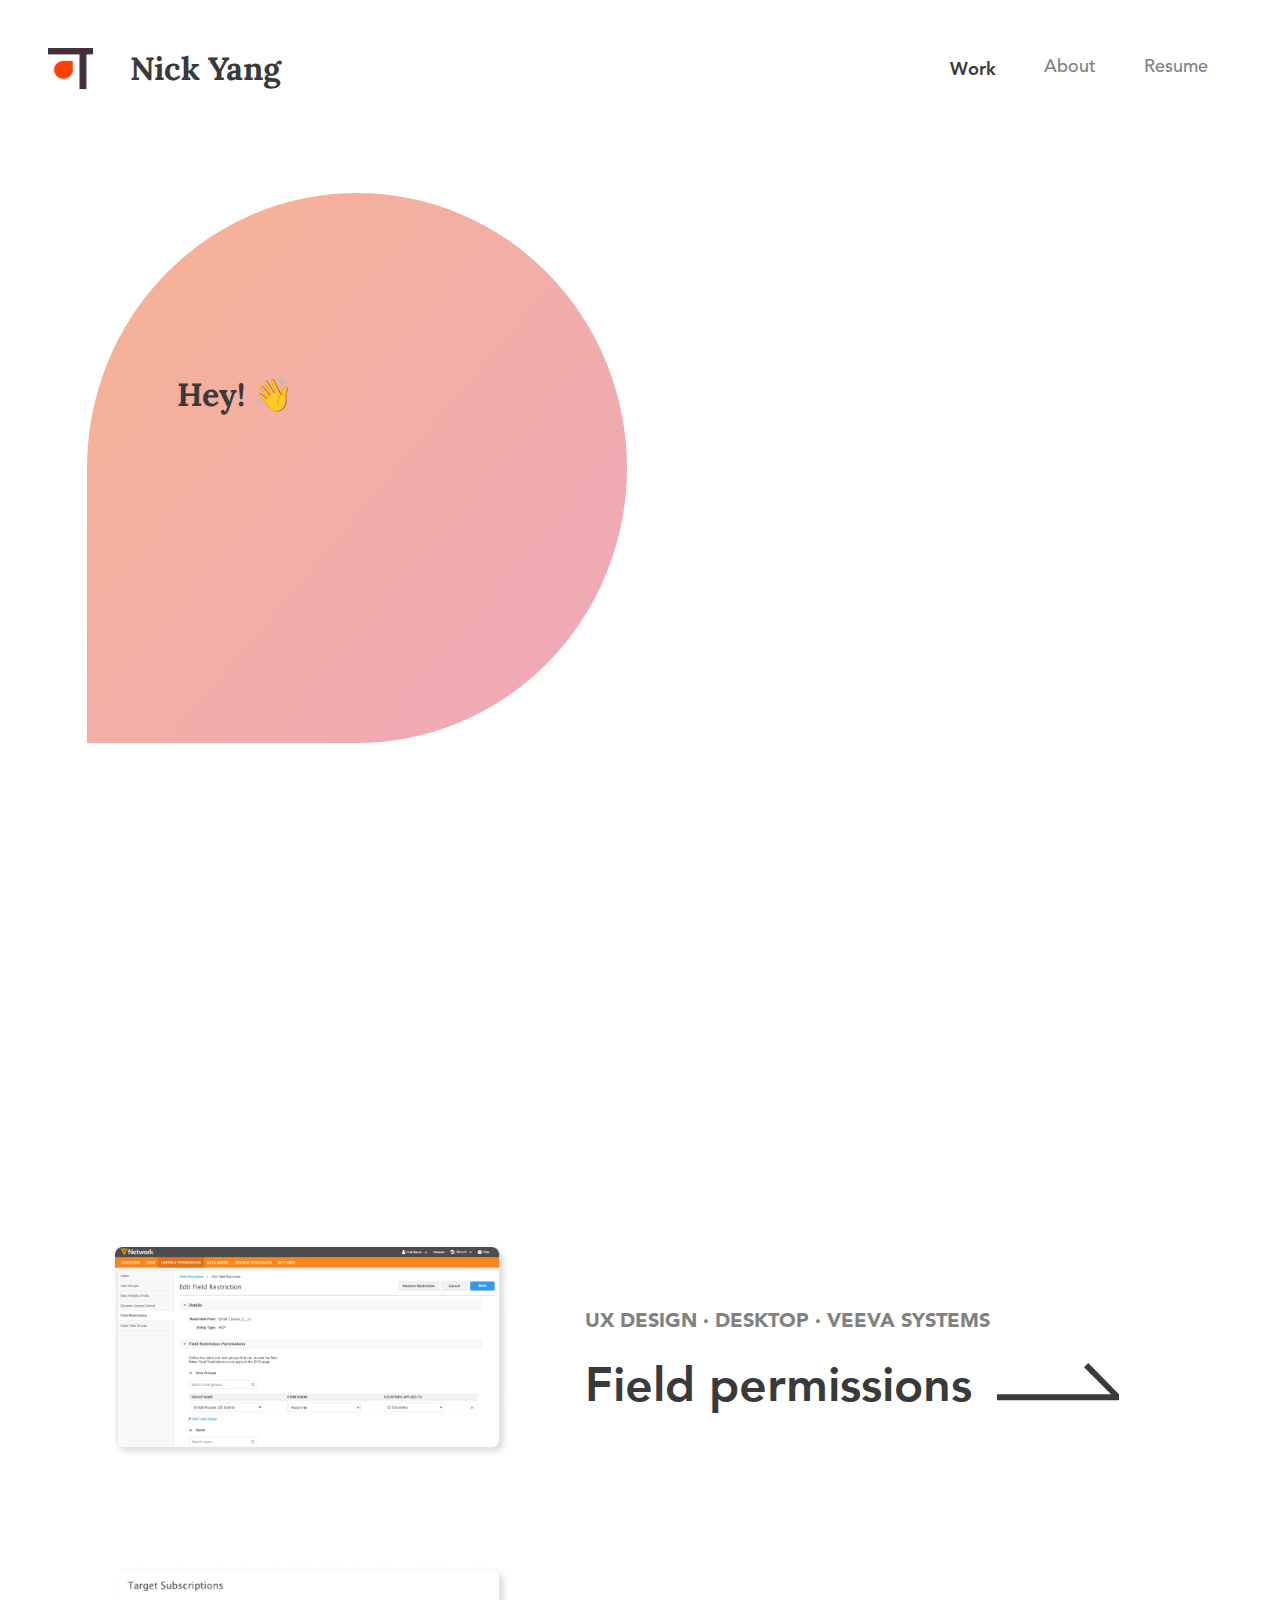
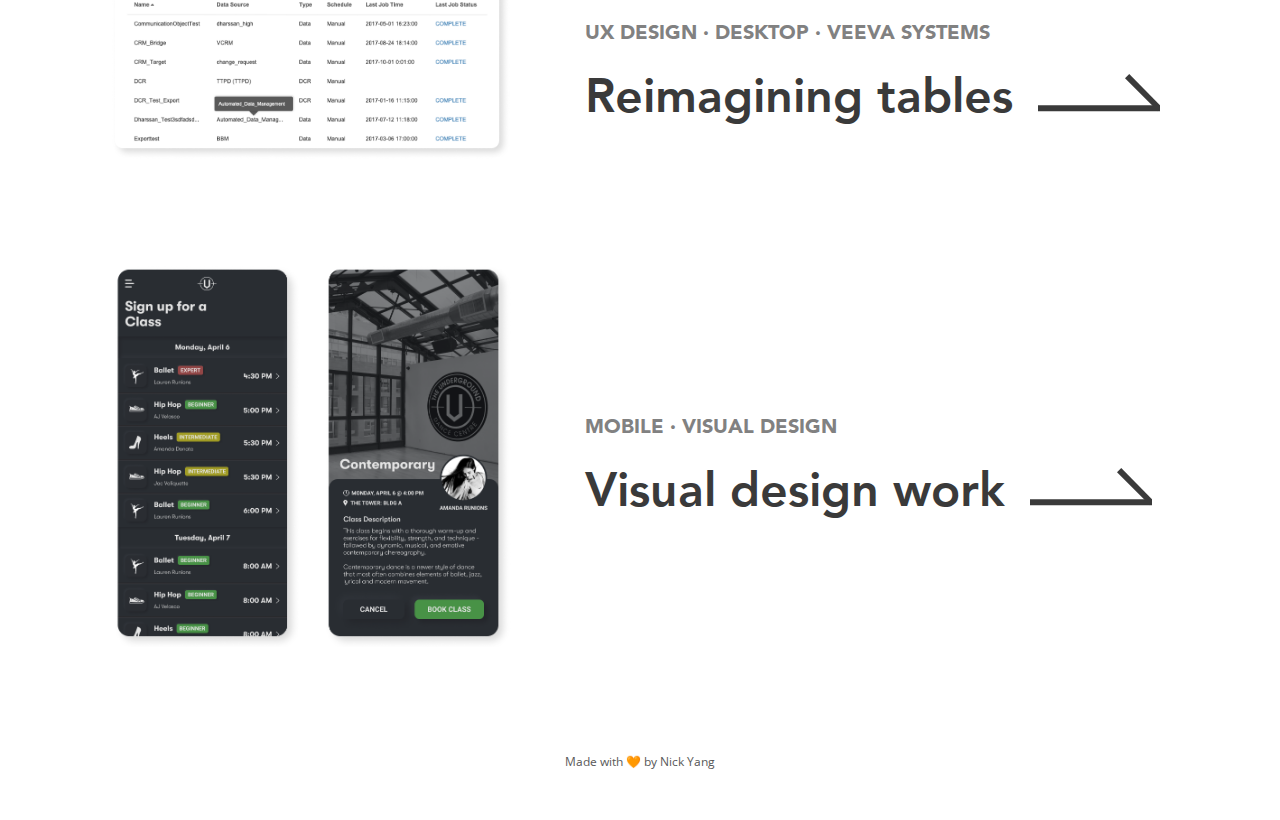
<file: index.html>
<!doctype html>

<html lang="en">

<head>
    <!-- Global site tag (gtag.js) - Google Analytics -->
    <script async src="https://www.googletagmanager.com/gtag/js?id=UA-167502905-1"></script>
    <script>
        window.dataLayer = window.dataLayer || [];

        function gtag() {
            dataLayer.push(arguments);
        }
        gtag('js', new Date());

        gtag('config', 'UA-167502905-1');
    </script>

    <meta charset="utf-8">

    <title>Nick Yang</title>
    <meta name="description" content="My personal website.">
    <meta name="author" content="Nick Yang">
    <meta name="viewport" content="width=device-width, initial-scale=1, minimum-scale=1" />
    <link href="https://fonts.googleapis.com/css2?family=Lora:wght@400;700&family=Open+Sans:wght@400;600;700&display=swap" rel="stylesheet">
    <link rel="shortcut icon" href="favicon.ico" type="image/x-icon">
    <script type="text/javascript" src="scripts.js"></script>
    <link rel="stylesheet" type="text/css" href="styles/styles.css">
    <link rel="stylesheet" type="text/css" href="styles/animations.css">
</head>

<body class="body-style">
    <div class="topnav" id="myTopnav">
        <a href="javascript:void(0);" class="icon" onclick="myFunction()">
            <img src="hamburger_icon.svg">
        </a>
        <a href="index.html" class="home-link"><img src="logo.svg" class="logo"></a>
        <a href="index.html" class="home-link">
            <h1 class="header-title">Nick Yang</h1>
        </a>
        <a href="resume.pdf" class="sh-font nav-link" target="_blank">Resume</a>
        <a href="about.html" class="sh-font nav-link">About</a>
        <a href="index.html" class="sh-font current-page nav-link">Work</a>
    </div>
    <div class="body-align desktop-only">
        <div class="width-main">
            <div class="mb hero-bubble">
                <h1>Hey! 👋</h1>
                <h2 class="tagline-text" style="margin-top: 32px;">
                    I’m Nick, a designer at <a target="_blank" class="tagline-link" href="https://www.intuit.com/">Intuit</a>, previously at <a class="tagline-link" target="_blank" href="https://www.veeva.com/">Veeva Systems</a>.
                </h2>
                <div class="column-flex my-work-arrow body-align" style="width: fit-content;">
                    <a href="#work-grid" class="work-header-text">Want to see some of my design work?</a>
                    <img src="DownArrow.svg" class="down-arrow">
                </div>
            </div>
        </div>
    </div>

    <div class="body-align body-spacing-48 mobile-only opacity-1">
        <div class="tagline">
            <img src="tagLineBubble.svg" class="tagline-bubble">
            <h2 class="tagline-text opacity-1">
                I’m Nick, a designer at <a target="_blank" class="tagline-link" href="https://www.intuit.com/">Intuit</a>, previously at <a class="tagline-link" target="_blank" href="https://www.veeva.com/">Veeva Systems</a>.
            </h2>
        </div>
    </div>
    <div class="body-align column-flex mb my-work-arrow mobile-only" ">
        <a href="#work-grid " style="opacity: 1; " class="work-header-text ">My work</a>
        <img src="DownArrow.svg " class="down-arrow ">
    </div>
    <div class="body-align body-spacing-100-48 responsive-gutter-32 ">
        <div class="work-spacing width-main ">
            <div class="work-grid " id="work-grid ">
                <a class="no-underline " target="_blank " href="https://www.notion.so/nkyang/Field-Restrictions-5b8694f98392495493ae37f14490ffd1 ">
                    <img src="FieldRestrictions.png " class="work-image ">
                </a>
                <a class="no-underline " target="_blank " href="https://www.notion.so/nkyang/Field-Restrictions-5b8694f98392495493ae37f14490ffd1 ">
                    <div class="work-piece ">
                        <h2 class="work-tags ">UX DESIGN ∙ DESKTOP ∙ VEEVA SYSTEMS</h2>
                        <div>
                            <h1 class="work-title ">Field permissions</h1>
                            <img src="RightArrow.svg " class="right-arrow ">
                        </div>
                    </div>
                </a>


                <a class="no-underline " target="_blank " href="https://www.notion.so/nkyang/Reimagining-Tables-5250a66de1ef4a2ca5ac5ff688567fa2 ">
                    <img src="ReimagingTables.png " class="work-image ">
                </a>
                <a class="no-underline " target="_blank " href="https://www.notion.so/nkyang/Reimagining-Tables-5250a66de1ef4a2ca5ac5ff688567fa2 ">
                    <div class="work-piece ">
                        <h2 class="work-tags ">UX DESIGN ∙ DESKTOP ∙ VEEVA SYSTEMS</h2>
                        <div>
                            <h1 class="work-title ">Reimagining tables</h1>
                            <img src="RightArrow.svg " class="right-arrow ">
                        </div>
                    </div>
                </a>


                <a class="no-underline " target="_blank " href="https://www.notion.so/nkyang/Visual-Design-Work-200153ee51454c2b9496b2426ef4fea2 ">
                    <img src="VisualDesignWork.png " class="work-image ">
                </a>
                <a class="no-underline " target="_blank " href="https://www.notion.so/nkyang/Visual-Design-Work-200153ee51454c2b9496b2426ef4fea2 ">
                    <div class="work-piece ">
                        <h2 class="work-tags ">MOBILE ∙ VISUAL DESIGN</h2>
                        <div>
                            <h1 class="work-title ">Visual design work</h1>
                            <img src="RightArrow.svg " class="right-arrow ">
                        </div>
                    </div>
                </a>
            </div>
        </div>
    </div>
    <div class="footer ">
        Made with 🧡 by Nick Yang
    </div>
</body>

</html>
</file>
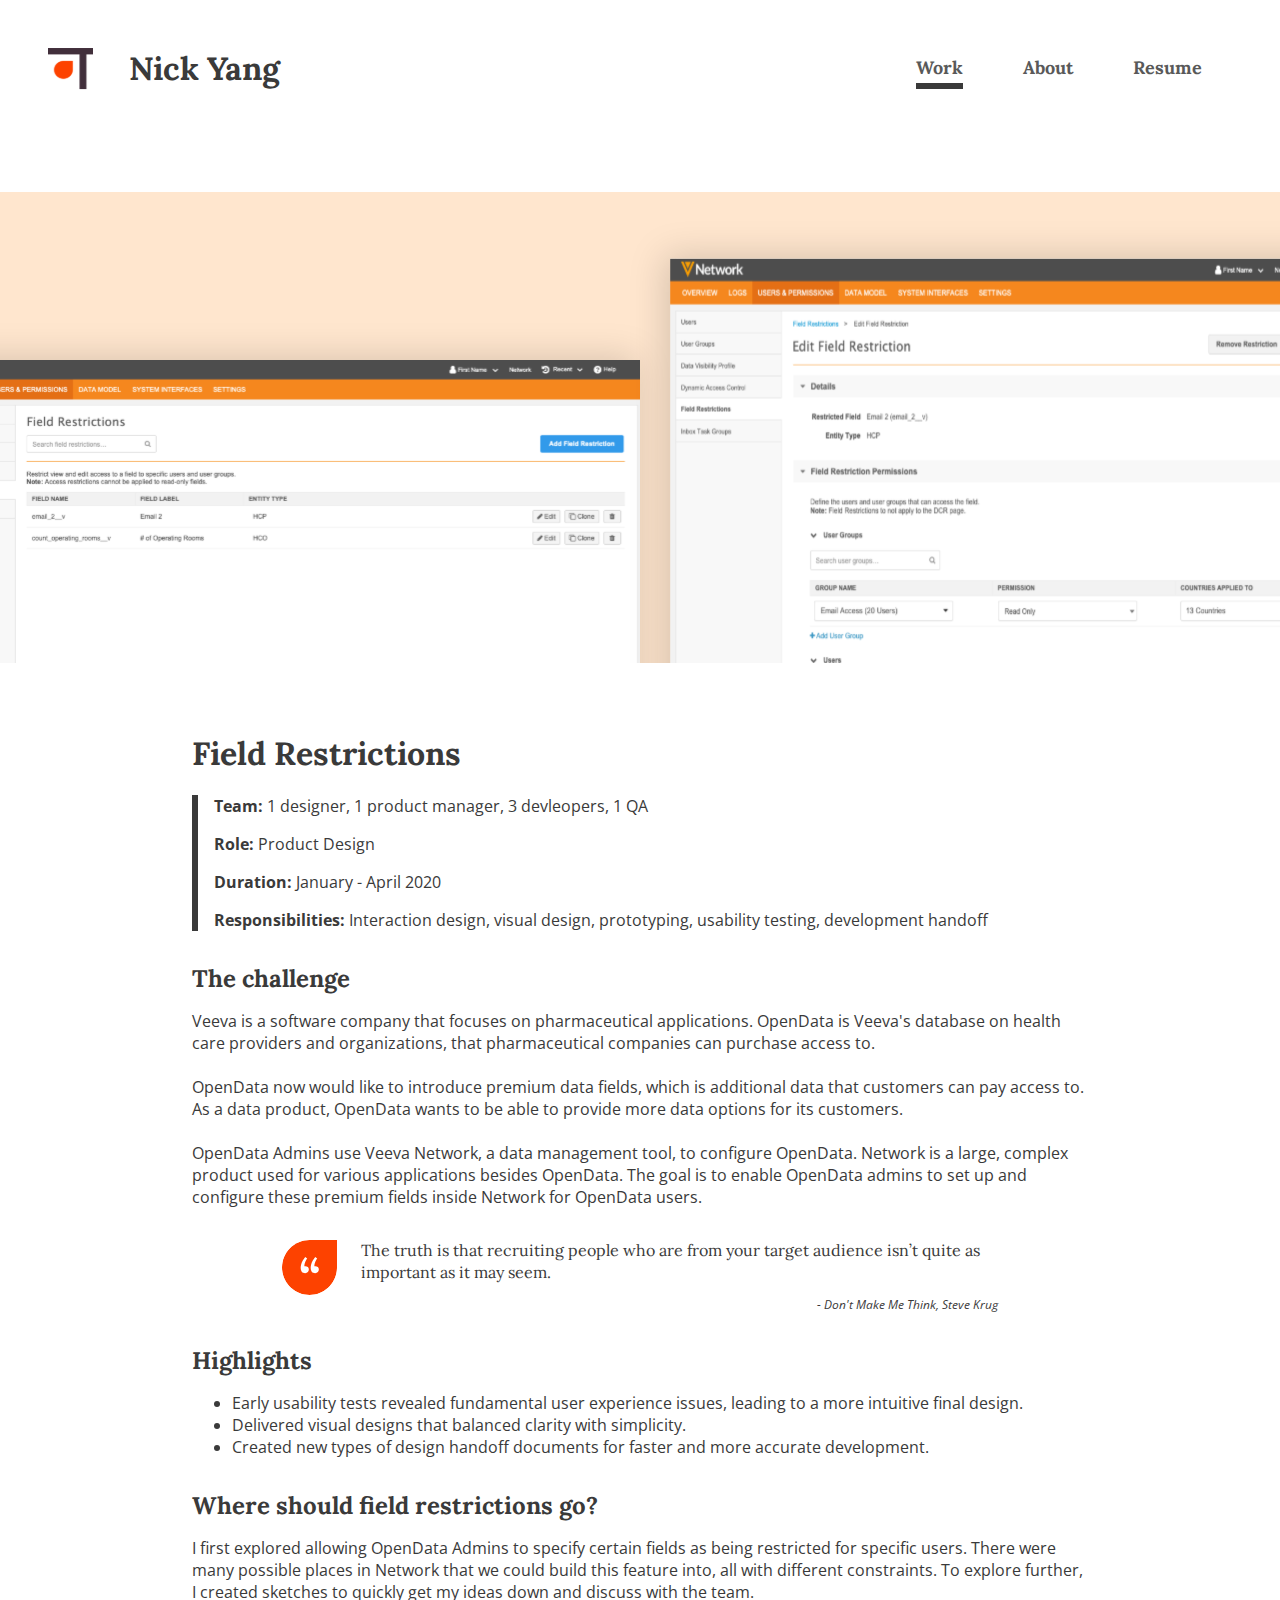
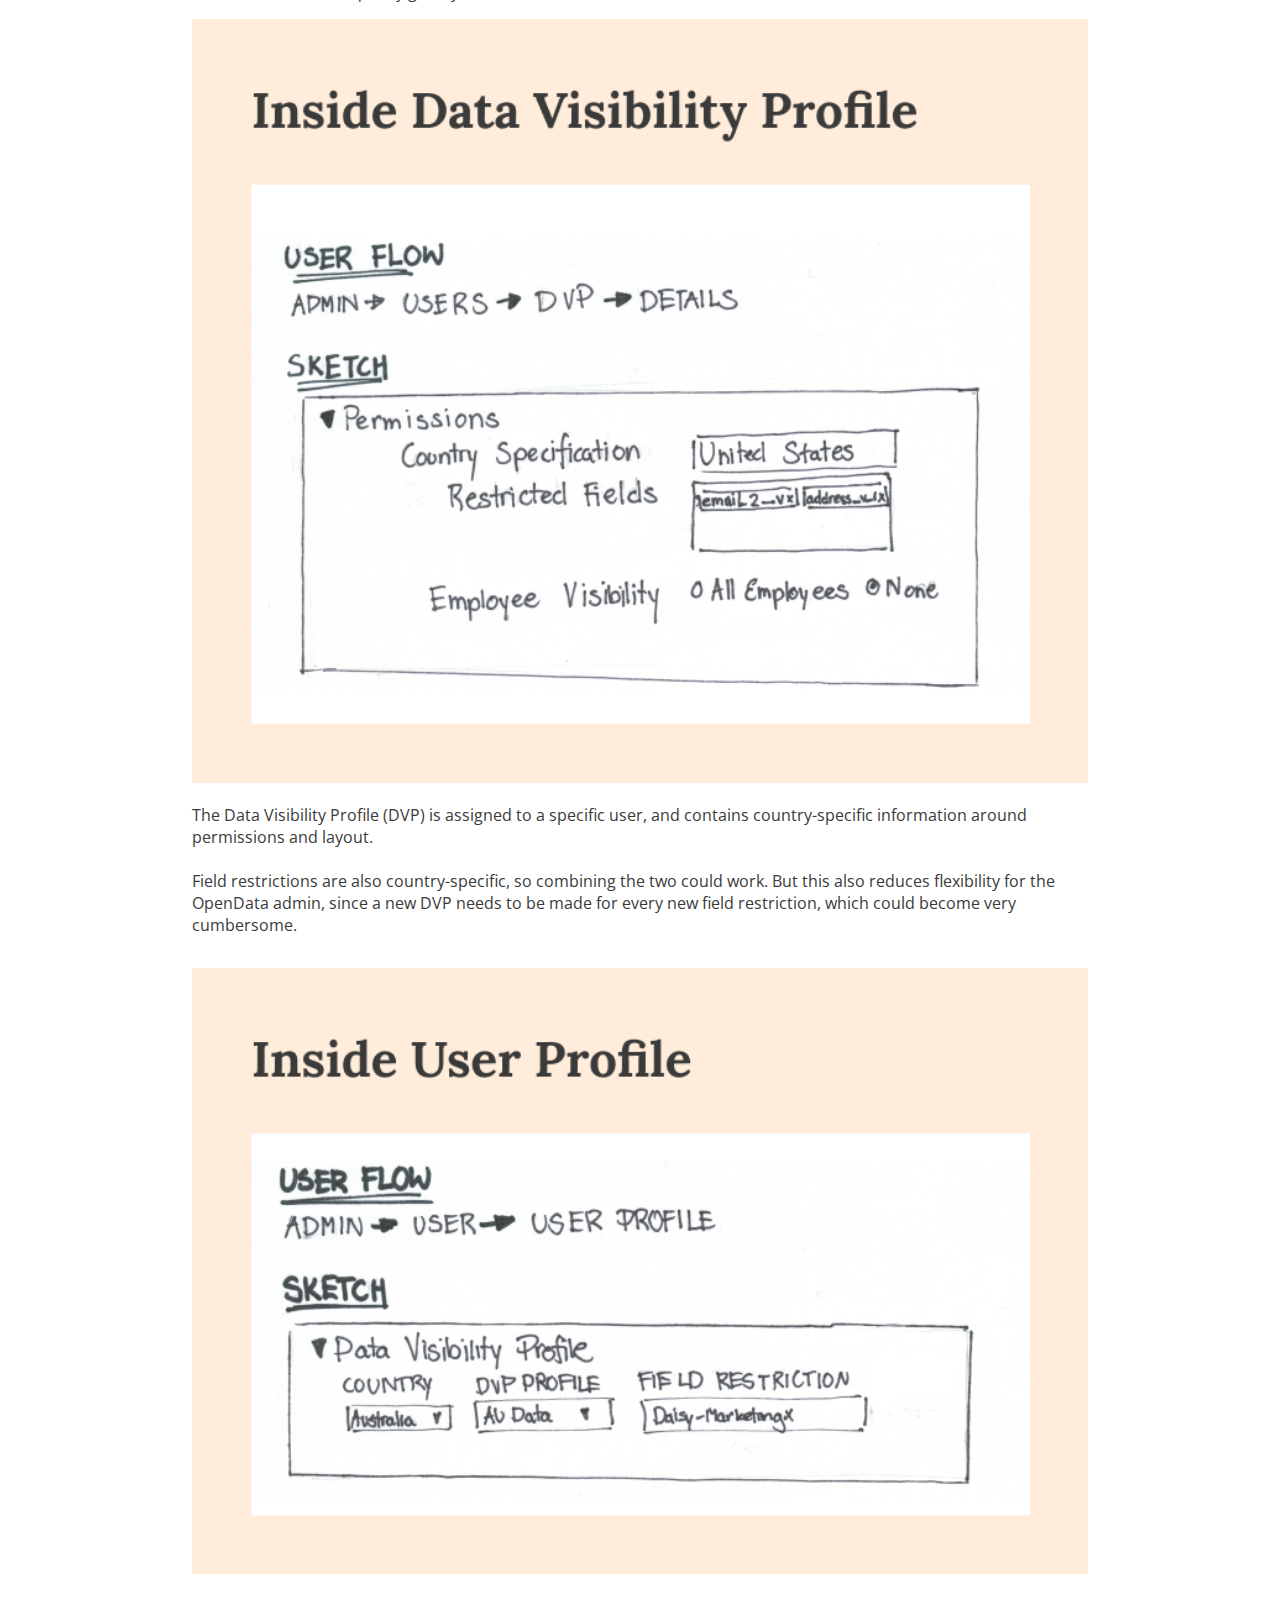
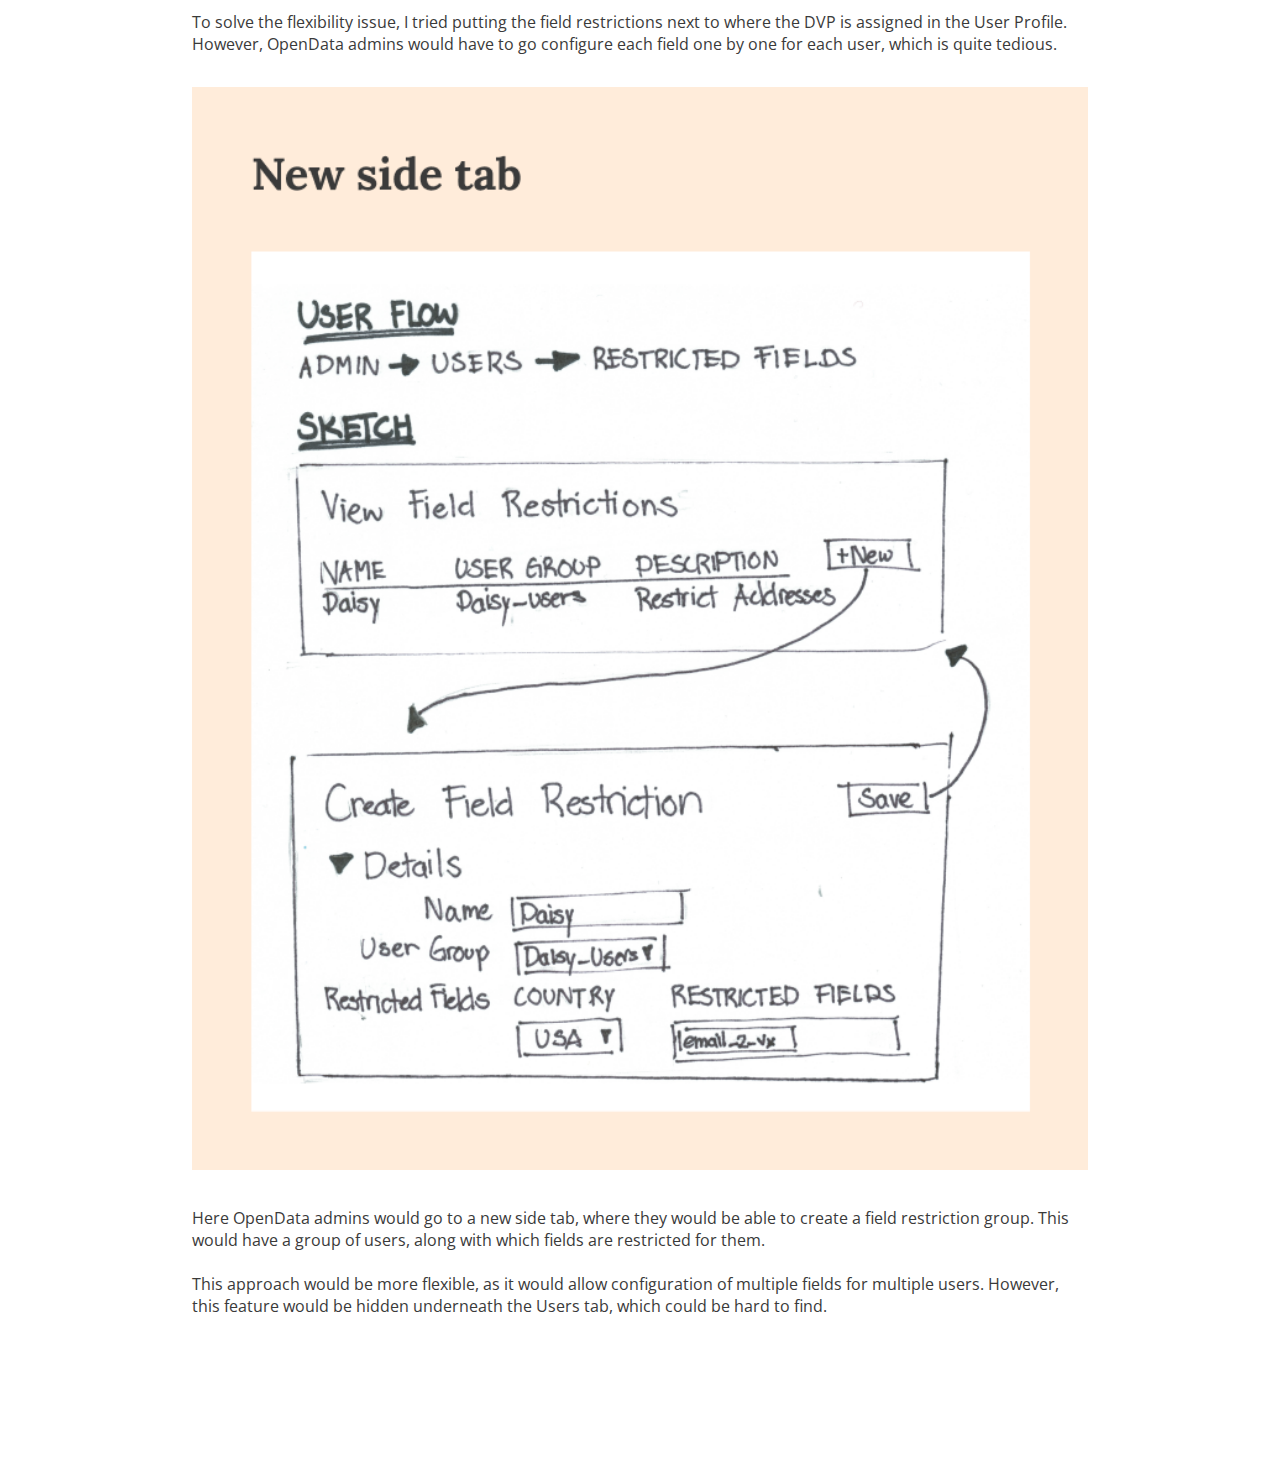
<file: field-restrictions.html>
<!doctype html>

<html lang="en">

<head>
    <meta charset="utf-8">

    <title>Nick Yang</title>
    <meta name="description" content="My personal website.">
    <meta name="author" content="Nick Yang">
    <meta name="viewport" content="width=device-width, initial-scale=1, minimum-scale=1" />
    <link href="https://fonts.googleapis.com/css2?family=Lora:wght@400;700&family=Open+Sans:wght@400;600;700&display=swap" rel="stylesheet">
    <script type="text/javascript" src="scripts.js"></script>
    <link rel="stylesheet" type="text/css" href="styles.css">
    <link rel="stylesheet" type="text/css" href="case-studies.css">
</head>

<body class="body-style">
    <div class="topnav" id="myTopnav">
        <a href="javascript:void(0);" class="icon" onclick="myFunction()">
            <img src="hamburger_icon.svg">
        </a>
        <a href="index.html" class="home-link"><img src="logo.svg" class="logo"></a>
        <a href="index.html" class="home-link">
            <h1 class="header-title">Nick Yang</h1>
        </a>
        <a href="resume.pdf" class="sh-font nav-link" target="_blank">Resume</a>
        <a href="about.html" class="sh-font nav-link">About</a>
        <a href="index.html" class="sh-font current-page nav-link">Work</a>
    </div>
    <div class="case-study-container">
        <img class="case-banner" src="field-restrictions-hero-desktop.svg">
    </div>
    <div class="case-study-container">
        <div class="text-container">
            <h1>Field Restrictions</h1>
            <div class="summary m-32">
                <p><b>Team:</b> 1 designer, 1 product manager, 3 devleopers, 1 QA</p>
                <p><b>Role:</b> Product Design</p>
                <p><b>Duration:</b> January - April 2020</p>
                <p><b>Responsibilities:</b> Interaction design, visual design, prototyping, usability testing, development handoff </p>
            </div>
            <h2 class="m-16">The challenge</h2>
            <p class="m-32">Veeva is a software company that focuses on pharmaceutical applications. OpenData is Veeva's database on health care providers and organizations, that pharmaceutical companies can purchase access to.
                <br><br> OpenData now would like to introduce premium data fields, which is additional data that customers can pay access to. As a data product, OpenData wants to be able to provide more data options for its customers.
                <br><br> OpenData Admins use Veeva Network, a data management tool, to configure OpenData. Network is a large, complex product used for various applications besides OpenData. The goal is to enable OpenData admins to set up and configure
                these premium fields inside Network for OpenData users.
            </p>
            <div class="quote-container">
                <div class="quote">
                    <img src="quoteBubble.svg" class="quote-bubble">
                    <div>
                        <p class="quote-text">
                            The truth is that recruiting people who are from your target audience isn’t quite as important as it may seem. </p>
                        <p class="author">- Don't Make Me Think, Steve Krug</p>
                    </div>
                </div>
            </div>
            <h2 class="m-16">Highlights</h2>
            <ul class="m-32">
                <li>Early usability tests revealed fundamental user experience issues, leading to a more intuitive final design.</li>
                <li>Delivered visual designs that balanced clarity with simplicity.</li>
                <li>Created new types of design handoff documents for faster and more accurate development. </li>
            </ul>
            <h2 class="m-16">Where should field restrictions go?</h2>
            <p class="m-16">I first explored allowing OpenData Admins to specify certain fields as being restricted for specific users. There were many possible places in Network that we could build this feature into, all with different constraints. To explore further,
                I created sketches to quickly get my ideas down and discuss with the team.</p>
            <img src="FieldRestrictionAssets/DVP_Sketch.png" class="full-width-image">
            <p class="m-32"> The Data Visibility Profile (DVP) is assigned to a specific user, and contains country-specific information around permissions and layout. <br><br> Field restrictions are also country-specific, so combining the two could work. But this also
                reduces flexibility for the OpenData admin, since a new DVP needs to be made for every new field restriction, which could become very cumbersome.</p>
            <img src="FieldRestrictionAssets/Inside_User_profile_sketch.png" class="full-width-image m-16">
            <p class="m-32"> To solve the flexibility issue, I tried putting the field restrictions next to where the DVP is assigned in the User Profile. However, OpenData admins would have to go configure each field one by one for each user, which is quite tedious.</p>
            <img src="FieldRestrictionAssets/Seperate_section_sketch.png" class="full-width-image m-16">
            <p class="m-16"> Here OpenData admins would go to a new side tab, where they would be able to create a field restriction group. This would have a group of users, along with which fields are restricted for them. <br><br> This approach would be more flexible,
                as it would allow configuration of multiple fields for multiple users. However, this feature would be hidden underneath the Users tab, which could be hard to find.</p>

        </div>
    </div>

    <div class="footer"></div>
</body>

</html>
</file>
<file: styles/styles.css>
@font-face {
    font-family: 'Avenir';
    src: URL('/Avenir/AvenirLTStd-Book.otf') format('opentype');
    font-weight: 600;
}

@font-face {
    font-family: 'Avenir';
    src: URL('/Avenir/AvenirLTStd-Medium.otf') format('opentype');
    font-weight: 500;
}

@font-face {
    font-family: 'Avenir';
    src: URL('/Avenir/AEH.ttf') format('truetype');
    font-weight: bold;
}

@font-face {
    font-family: 'Avenir';
    src: URL('/Avenir/AvenirLTStd-Roman.otf') format('opentype');
    font-weight: normal;
}

@font-face {
    font-family: 'Avenir';
    src: URL('/Avenir/AvenirLTStd-Black.otf') format('opentype');
    font-weight: bolder;
}

html {
    scroll-behavior: smooth;
}

body {
    background-color: #ffffff;
    font-family: 'Avenir';
    color: #3A3A3A;
}

p {
    font-size: 20px;
}

h1 {
    font-family: 'Lora', serif;
    font-weight: 700;
    font-size: 32px;
}

h2 {
    font-size: 24px;
    font-family: 'Lora', serif;
    font-weight: 700;
}

.no-underline {
    text-decoration: none;
}

.m-16 {
    margin-bottom: 16px;
}

.m-32 {
    margin-bottom: 32px;
}

.body-style {
    min-width: 370px;
    margin: 0px;
}

.sh-font {
    font-size: 18px;
    font-family: 'Avenir';
    font-weight: 500;
}

.header-title {
    display: inline;
    margin-left: 32px;
    vertical-align: top;
}

.topnav {
    overflow: hidden;
    padding: 48px;
    vertical-align: bottom;
}


/* NAVIGATION BAR STYLING */

.topnav a.nav-link {
    float: right;
    display: block;
    color: #818181;
    text-align: center;
    /* top padding to make it vertical aligned.  */
    padding-top: 8px;
    padding-bottom: 4px;
    margin-right: 24px;
    margin-left: 24px;
    text-decoration: none;
    transition: color 0.3s ease-in-out;
}

.home-link {
    color: #3A3A3A;
    text-decoration: none;
}

.topnav a:hover.nav-link {
    color: #3a3a3a;
}

.topnav .current-page {
    color: #3a3a3a !important;
    font-weight: bolder;
}

.topnav .icon {
    display: none;
}

@media screen and (max-width: 700px) {
    .header-title {
        display: none;
    }
    .topnav a.nav-link {
        display: none;
        margin: 40px;
        padding: 0px;
    }
    .topnav a.icon {
        float: left;
        display: block;
        position: absolute;
        margin: 0px;
        padding: 0px;
    }
    .topnav {
        text-align: center;
        padding: 24px;
    }
    .logo {
        display: inline;
    }
    .topnav .current-page {
        border-bottom: none;
    }
    p {
        font-size: 16px;
    }
}

@media screen and (max-width: 700px) {
    .topnav.responsive {
        position: relative;
    }
    .topnav.responsive a.icon {
        float: left;
        position: absolute;
    }
    .topnav.responsive a.nav-link {
        float: none;
        display: block;
        text-align: center;
    }
}

.body-align {
    display: flex;
    justify-content: center;
}

.body-spacing-48 {
    padding-top: 48px;
}

.column-flex {
    flex-direction: column;
}


/* TAGLINE */

.hero-bubble {
    margin-top: 48px;
    background: linear-gradient(310deg, #9ebdfb, #f8c9c9, #fad6a6, #df98fa, #f7b392);
    background-size: 1000% 1000%;
    -webkit-animation: Gradient 30s ease infinite;
    -moz-animation: Gradient 30s ease infinite;
    animation: expand-bounce 0.5s 1, Gradient 30s ease infinite;
    border-radius: 50% 50% 50% 0;
    padding-top: 160px;
    padding-bottom: 50px;
    padding-left: 90px;
    padding-right: 10px;
    height: 340px;
    width: 440px;
}

.tagline {
    width: 60%;
    display: flex;
    justify-content: center;
    align-items: center;
    height: auto;
}

.tagline-bubble {
    width: 100px;
    height: 100px;
    object-fit: contain;
    margin-right: 32px;
    display: inline-block;
    animation: header 2.5s 1;
}

.tagline-text {
    vertical-align: top;
    display: inline;
    font-size: 28px;
    min-width: 200px;
    max-width: 800px;
    opacity: 0;
    animation: new-fade 1s 1 forwards;
    animation-delay: 1s;
    font-family: 'Avenir';
    font-weight: normal;
    color: #3A3A3A;
}

.tagline-link {
    text-decoration: none;
    color: #3a3a3a;
}

.my-work-arrow:hover .down-arrow {
    transform: translate(0, 4px);
}

.right-arrow {
    transition: transform .5s ease-out;
}

.work-piece:hover .right-arrow {
    transform: translate(10px, 0);
}

.tagline-link:hover {
    text-decoration: underline;
}

@media screen and (max-width: 700px) {
    .tagline {
        width: 100%;
        margin-left: 24px;
        margin-right: 24px;
        flex-wrap: wrap;
    }
    .tagline-bubble {
        display: none;
        animation: none;
    }
    .tagline-text {
        animation: none;
        font-size: 18px;
        text-align: center;
    }
    .desktop-only {
        display: none;
    }
}

.body-spacing-100-48 {
    padding-top: 100px;
}

.mb {
    margin-bottom: 400px;
}

.mobile-only {
    display: none;
}

@media screen and (max-width: 700px) {
    .body-spacing-100-48 {
        padding-top: 0px;
    }
    .mb {
        margin-bottom: 0px;
    }
    .mobile-only {
        display: flex;
    }
    .opacity-1 {
        opacity: 1;
    }
}

.down-arrow {
    display: block;
    opacity: 0;
    animation: new-fade 1s 1 forwards, bounce 1s 2;
    animation-delay: 2s;
    margin-top: 4px;
    transition: transform .5s ease-out;
}

.work-grid {
    display: grid;
    grid-template-columns: 0.75fr 1fr;
    row-gap: 100px;
    column-gap: 0px;
    align-items: center;
}

.work-image {
    height: auto;
    width: 400px;
}

.work-header-text {
    margin-top: 32px;
    margin-bottom: 2px;
    text-align: center;
    font-size: 20px;
    color: #3A3A3A;
    text-decoration: none;
    opacity: 0;
    animation: new-fade 1s 1 forwards;
    animation-delay: 2s;
}

.work-tags {
    font-family: Avenir;
    font-size: 20px;
    font-weight: normal;
    color: #818181;
}

.work-title {
    font-family: Avenir;
    font-size: 48px;
    font-weight: bolder;
    display: inline;
    margin-right: 20px;
    color: #3a3a3a;
}

.work-item {
    display: flex;
    justify-content: space-between;
    text-decoration: none;
    align-items: center;
}

.work-thumbnail {
    width: 245px;
    height: auto;
    object-fit: contain;
    padding: 32px;
    border: 6px solid #685162;
    margin-bottom: 48px;
    margin-right: 48px;
}

.page-title {
    margin-bottom: 48px;
    margin-top: 80px;
}

.slide-left {
    animation: slide-left 4s 1;
}

.fade-slide {
    animation: fade-slide 2s 1;
}

.width-main {
    width: 90%;
    max-width: 1107px;
}

.work-spacing {
    margin-right: -48px;
    animation: fadein 4s 1;
}

.about-gutter {
    width: 80%;
    max-width: 900px;
}

@media screen and (max-width: 700px) {
    .work-spacing {
        margin-right: 0px;
        animation: none;
    }
    .width-main {
        width: 100%;
    }
    .slide-left {
        animation: none;
    }
    .fade-slide {
        animation: none;
    }
    .work-thumbnail {
        margin-right: 0px;
        padding: px;
    }
    .responsive-gutter {
        margin-left: 16px;
        margin-right: 16px;
    }
    .responsive-gutter-32 {
        margin-left: 32px;
        margin-right: 32px;
    }
    .page-title {
        text-align: center;
        margin-top: 48px;
    }
    .about-gutter {
        width: 100%;
    }
    .work-header-text {
        color: #3a3a3a;
        font-size: 24px;
        font-weight: bolder;
        text-transform: uppercase;
        animation: none;
    }
    .down-arrow {
        display: none;
    }
    .right-arrow {
        display: none;
    }
    .work-image {
        display: none;
    }
    .work-grid {
        grid-template-columns: 1fr;
        row-gap: 48px;
        column-gap: 0px;
        justify-items: center;
    }
    .work-title {
        font-size: 32px;
    }
    .work-tags {
        font-size: 14px;
    }
}

.about-banner {
    height: 240px;
    width: 100%;
    object-fit: cover;
    background-repeat: repeat-x;
    position: absolute;
}

.abg1 {
    background-image: url(../banner1.svg);
    animation: f0 1s 1;
}

.abg2 {
    background-image: url(../banner2.svg);
    animation: f5 1s 1;
}

.abg3 {
    background-image: url(../banner3.svg);
    animation: f2 1s 1;
}

.abg4 {
    background-image: url(../banner4.svg);
    animation: f3 1s 1;
}

.abg5 {
    background-image: url(../banner5.svg);
    animation: f4 1s 1;
}

.abg6 {
    background-image: url(../banner6.svg);
    animation: f1 1s 1;
}

.about-body {
    display: flex;
    justify-content: center;
    margin-top: 240px;
}

.about-banner-container {
    position: relative;
}

.about-banner-mobile {
    display: none;
}

.about-two-col {
    display: flex;
    align-items: flex-start;
}

.about-photo {
    width: 35%;
    margin-left: 96px;
}

.no-top-margin {
    margin-top: 0px;
}

@media screen and (max-width: 700px) {
    .about-body {
        margin-top: 0px;
    }
    .about-banner {
        display: none;
    }
    .about-banner-mobile {
        display: block;
        object-fit: cover;
        background-repeat: no-repeat;
        background-image: url(../aboutBannerMobile.svg);
        height: 312px;
        width: 312px;
    }
    .about-banner-container {
        display: flex;
        justify-content: center;
    }
    .about-photo {
        display: block;
        margin-left: auto;
        margin-right: auto;
        width: 100%;
    }
    .about-two-col {
        display: block;
    }
}

.about-link {
    display: block;
    color: #3a3a3a;
    text-decoration: underline;
    font-weight: 700;
    font-size: 14px;
    margin-bottom: 8px;
}

.footer {
    padding-top: 100px;
    padding-bottom: 50px;
    font-family: 'Open Sans', sans-serif;
    color: #595959;
    text-align: center;
    font-size: 12px;
}
</file>
<file: styles/animations.css>
@keyframes header {
    0% {
        transform: translate(100%) rotate(0deg);
    }
    10% {
        transform: translate(100%) rotate(0deg);
    }
    15% {
        transform: translate(100%) rotate(8deg);
    }
    25% {
        transform: translate(100%) rotate(-8deg);
    }
    30% {
        transform: rotate(0deg) translate(100%);
    }
    40% {
        transform: translate(100%) rotate(0deg);
    }
    90% {
        transform: rotate(0deg) translate(0%);
    }
    100% {
        transform: rotate(0deg) translate(0%);
    }
}

@keyframes fadein {
    0% {
        opacity: 0;
    }
    60% {
        opacity: 0;
    }
    100% {
        opacity: 1;
    }
}

@keyframes slide-left {
    0% {
        transform: translate(20px);
    }
    50% {
        transform: translate(20px);
    }
    100% {
        transform: translate(0px);
    }
}

@keyframes fade-slide {
    0% {
        transform: translate(20px);
        opacity: 0;
    }
    100% {
        transform: translate(0px);
        opacity: 1;
    }
}

@keyframes bounce {
    0% {
        transform: translate(0px, 0px);
    }
    50% {
        transform: translate(0px, 5px);
    }
    100% {
        transform: translate(0px, 0px);
    }
}

@keyframes f0 {
    0% {
        opacity: 0;
    }
    50% {
        opacity: 1;
    }
    100% {
        opacity: 1;
    }
}

@keyframes f1 {
    10% {
        opacity: 0;
    }
    60% {
        opacity: 1;
    }
    100% {
        opacity: 1;
    }
}

@keyframes f2 {
    0% {
        opacity: 0;
    }
    20% {
        opacity: 0;
    }
    70% {
        opacity: 1;
    }
    100% {
        opacity: 1;
    }
}

@keyframes f3 {
    0% {
        opacity: 0;
    }
    30% {
        opacity: 0;
    }
    80% {
        opacity: 1;
    }
    100% {
        opacity: 1;
    }
}

@keyframes f4 {
    0% {
        opacity: 0;
    }
    40% {
        opacity: 0;
    }
    90% {
        opacity: 1;
    }
    100% {
        opacity: 1;
    }
}

@keyframes f5 {
    0% {
        opacity: 0;
    }
    50% {
        opacity: 0;
    }
    100% {
        opacity: 1;
    }
}

@-webkit-keyframes Gradient {
    0% {
        background-position: 0% 17%
    }
    50% {
        background-position: 100% 84%
    }
    100% {
        background-position: 0% 17%
    }
}

@-moz-keyframes Gradient {
    0% {
        background-position: 0% 17%
    }
    50% {
        background-position: 100% 84%
    }
    100% {
        background-position: 0% 17%
    }
}

@keyframes Gradient {
    0% {
        background-position: 0% 17%
    }
    50% {
        background-position: 100% 84%
    }
    100% {
        background-position: 0% 17%
    }
}

@keyframes expand-bounce {
    0% {
        transform: scale(0);
    }
    70% {
        transform: scale(1.1);
    }
    100% {
        transform: scale(1);
    }
}

@keyframes new-fade {
    0% {
        opacity: 0;
    }
    100% {
        opacity: 1;
    }
}
</file>
<file: styles.css>
@keyframes header {
    0% {
        transform: translate(100%) rotate(0deg);
    }
    10% {
        transform: translate(100%) rotate(0deg);
    }
    15% {
        transform: translate(100%) rotate(8deg);
    }
    25% {
        transform: translate(100%) rotate(-8deg);
    }
    30% {
        transform: rotate(0deg) translate(100%);
    }
    40% {
        transform: translate(100%) rotate(0deg);
    }
    90% {
        transform: rotate(0deg) translate(0%);
    }
    100% {
        transform: rotate(0deg) translate(0%);
    }
}

@keyframes fadein {
    0% {
        opacity: 0;
    }
    60% {
        opacity: 0;
    }
    100% {
        opacity: 1;
    }
}

@keyframes slide-left {
    0% {
        transform: translate(20px);
    }
    50% {
        transform: translate(20px);
    }
    100% {
        transform: translate(0px);
    }
}

@keyframes fade-slide {
    0% {
        transform: translate(20px);
        opacity: 0;
    }
    100% {
        transform: translate(0px);
        opacity: 1;
    }
}

body {
    background-color: #ffffff;
    font-family: 'Open Sans', sans-serif;
    color: #3A3A3A;
}

h1 {
    font-family: 'Lora', serif;
    font-weight: 700;
    font-size: 32px;
}

h2 {
    font-size: 24px;
    font-family: 'Lora', serif;
    font-weight: 700;
}

.m-16 {
    margin-bottom: 16px;
}

.m-32 {
    margin-bottom: 32px;
}

.body-style {
    min-width: 370px;
    margin: 0px;
}

.sh-font {
    font-size: 18px;
    font-family: 'Lora', serif;
    font-weight: 700;
}

.header-title {
    display: inline;
    margin-left: 32px;
    vertical-align: top;
}

.topnav {
    overflow: hidden;
    padding: 48px;
    vertical-align: bottom;
}


/* Style the links inside the navigation bar */

.topnav a.nav-link {
    float: right;
    display: block;
    color: #595959;
    text-align: center;
    /* top padding to make it vertical aligned.  */
    padding-top: 8px;
    padding-bottom: 4px;
    margin-right: 30px;
    margin-left: 30px;
    text-decoration: none;
}

.home-link {
    color: #3A3A3A;
    text-decoration: none;
}


/* Change the color of links on hover */

.topnav a:hover.nav-link {
    color: #3A3A3A;
}


/* Add an active class to highlight the current page */

.topnav .current-page {
    color: #3A3A3A;
    border-bottom: 6px solid #3a3a3a;
}


/* Hide the link that should open and close the topnav on small screens */

.topnav .icon {
    display: none;
}


/* When the screen is less than 600 pixels wide, hide all links, except for the first one ("Home"). Show the link that contains should open and close the topnav (.icon) */

@media screen and (max-width: 700px) {
    .header-title {
        display: none;
    }
    .topnav a.nav-link {
        display: none;
        margin: 40px;
        padding: 0px;
    }
    .topnav a.icon {
        float: left;
        display: block;
        position: absolute;
        margin: 0px;
        padding: 0px;
    }
    .topnav {
        text-align: center;
        padding: 24px;
    }
    .logo {
        display: inline;
    }
    .topnav .current-page {
        border-bottom: none;
    }
}


/* The "responsive" class is added to the topnav with JavaScript when the user clicks on the icon. This class makes the topnav look good on small screens (display the links vertically instead of horizontally) */

@media screen and (max-width: 700px) {
    .topnav.responsive {
        position: relative;
    }
    .topnav.responsive a.icon {
        float: left;
        position: absolute;
    }
    .topnav.responsive a.nav-link {
        float: none;
        display: block;
        text-align: center;
    }
}

.body-align {
    display: flex;
    justify-content: center;
}

.body-spacing-48 {
    padding-top: 48px;
}


/* TAGLINE */

.tagline {
    width: 60%;
    display: flex;
    justify-content: center;
    align-items: center;
    height: auto;
}

.tagline-bubble {
    width: 75px;
    height: 75px;
    object-fit: contain;
    margin-right: 24px;
    display: inline-block;
    animation: header 2.5s 1;
}

.tagline-text {
    vertical-align: top;
    display: inline;
    font-size: 24px;
    min-width: 200px;
    max-width: 700px;
    animation: fadein 2.5s 1;
}

@media screen and (max-width: 700px) {
    .tagline {
        width: 100%;
        margin-left: 24px;
        margin-right: 24px;
        flex-wrap: wrap;
    }
    .tagline-bubble {
        width: 65px;
        height: 65px;
        margin-right: 16px;
        animation: none;
        margin-bottom: 16px;
    }
    .tagline-text {
        animation: none;
        font-size: 18px;
        text-align: center;
    }
}

.body-spacing-100-48 {
    padding-top: 100px;
}

@media screen and (max-width: 700px) {
    .body-spacing-100-48 {
        padding-top: 48px;
    }
}

.work-gallery {
    display: flex;
    flex-wrap: wrap;
    justify-content: space-between;
}

.work-thumbnail {
    width: 245px;
    height: auto;
    object-fit: contain;
    padding: 32px;
    border: 6px solid #685162;
    margin-bottom: 48px;
    margin-right: 48px;
}

.page-title {
    margin-bottom: 48px;
    margin-top: 80px;
}

.slide-left {
    animation: slide-left 4s 1;
}

.fade-slide {
    animation: fade-slide 2s 1;
}

.work-spacing {
    width: 90%;
    max-width: 1107px;
    margin-right: -48px;
    animation: fadein 4s 1;
}

.about-gutter {
    width: 80%;
    max-width: 900px;
}

@media screen and (max-width: 700px) {
    .work-spacing {
        width: 100%;
        margin-right: 0px;
        animation: none;
    }
    .slide-left {
        animation: none;
    }
    .fade-slide {
        animation: none;
    }
    .work-thumbnail {
        margin-right: 0px;
        padding: px;
    }
    .work-gallery {
        justify-content: center;
    }
    .responsive-gutter {
        margin-left: 16px;
        margin-right: 16px;
    }
    .page-title {
        text-align: center;
        margin-top: 48px;
    }
    .about-gutter {
        width: 100%;
    }
}

.about-banner {
    height: 240px;
    width: 100%;
    object-fit: cover;
    background-repeat: repeat-x;
    position: absolute;
}

@keyframes f0 {
    0% {
        opacity: 0;
    }
    50% {
        opacity: 1;
    }
    100% {
        opacity: 1;
    }
}

@keyframes f1 {
    10% {
        opacity: 0;
    }
    60% {
        opacity: 1;
    }
    100% {
        opacity: 1;
    }
}

@keyframes f2 {
    0% {
        opacity: 0;
    }
    20% {
        opacity: 0;
    }
    70% {
        opacity: 1;
    }
    100% {
        opacity: 1;
    }
}

@keyframes f3 {
    0% {
        opacity: 0;
    }
    30% {
        opacity: 0;
    }
    80% {
        opacity: 1;
    }
    100% {
        opacity: 1;
    }
}

@keyframes f4 {
    0% {
        opacity: 0;
    }
    40% {
        opacity: 0;
    }
    90% {
        opacity: 1;
    }
    100% {
        opacity: 1;
    }
}

@keyframes f5 {
    0% {
        opacity: 0;
    }
    50% {
        opacity: 0;
    }
    100% {
        opacity: 1;
    }
}

.abg1 {
    background-image: url(banner1.svg);
    animation: f0 1s 1;
}

.abg2 {
    background-image: url(banner2.svg);
    animation: f5 1s 1;
}

.abg3 {
    background-image: url(banner3.svg);
    animation: f2 1s 1;
}

.abg4 {
    background-image: url(banner4.svg);
    animation: f3 1s 1;
}

.abg5 {
    background-image: url(banner5.svg);
    animation: f4 1s 1;
}

.abg6 {
    background-image: url(banner6.svg);
    animation: f1 1s 1;
}

.about-body {
    display: flex;
    justify-content: center;
    margin-top: 240px;
}

.about-banner-container {
    position: relative;
}

.about-banner-mobile {
    display: none;
}

.about-two-col {
    display: flex;
    align-items: flex-start;
}

.about-photo {
    width: 35%;
    margin-left: 96px;
}

.no-top-margin {
    margin-top: 0px;
}

@media screen and (max-width: 700px) {
    .about-body {
        margin-top: 0px;
    }
    .about-banner {
        display: none;
    }
    .about-banner-mobile {
        display: block;
        object-fit: cover;
        background-repeat: no-repeat;
        background-image: url(aboutBannerMobile.svg);
        height: 312px;
        width: 312px;
    }
    .about-banner-container {
        display: flex;
        justify-content: center;
    }
    .about-photo {
        display: block;
        margin-left: auto;
        margin-right: auto;
        width: 100%;
    }
    .about-two-col {
        display: block;
    }
}

.about-link {
    display: block;
    color: #3a3a3a;
    text-decoration: underline;
    font-weight: 700;
    font-size: 14px;
    margin-bottom: 8px;
}

.footer {
    padding-top: 100px;
    padding-bottom: 50px;
    font-family: 'Open Sans', sans-serif;
    color: #595959;
    text-align: center;
    font-size: 12px;
}
</file>
<file: case-studies.css>
.case-banner {
    height: auto;
    width: 100%;
    object-fit: contain;
    background-repeat: no-repeat;
}

h2 {
    font-size: 24px;
}

.case-study-container {
    margin-top: 48px;
    width: 100%;
    display: flex;
    justify-content: center;
}

.text-container {
    width: 70%;
    max-width: 900px;
}

@media screen and (max-width: 700px) {
    .case-banner {
        height: 400px;
    }
}

.summary {
    padding-top: 0px;
    padding-bottom: 0px;
    padding-left: 16px;
    border-left: 6px solid #3a3a3a;
}

.quote {
    width: 80%;
    display: flex;
    justify-content: center;
    height: auto;
    align-items: flex-start;
}

.quote-bubble {
    width: 55px;
    height: 55px;
    object-fit: contain;
    margin-right: 24px;
}

.quote-text {
    vertical-align: top;
    display: inline;
    min-width: 200px;
    max-width: 500px;
    font-size: 16px;
    font-family: 'Lora', serif;
}

.author {
    text-align: right;
    font-size: 12px;
    font-style: italic;
}

.quote-container {
    width: 100%;
    display: flex;
    justify-content: center;
}

@media screen and (max-width: 700px) {
    .quote {
        width: 100%;
        margin-left: 24px;
        margin-right: 24px;
    }
    .quote-bubble {
        margin-right: 16px;
    }
    .quote-text {
        animation: none;
    }
}

.full-width-image {
    object-fit: contain;
    width: 100%;
    height: auto;
}
</file>
